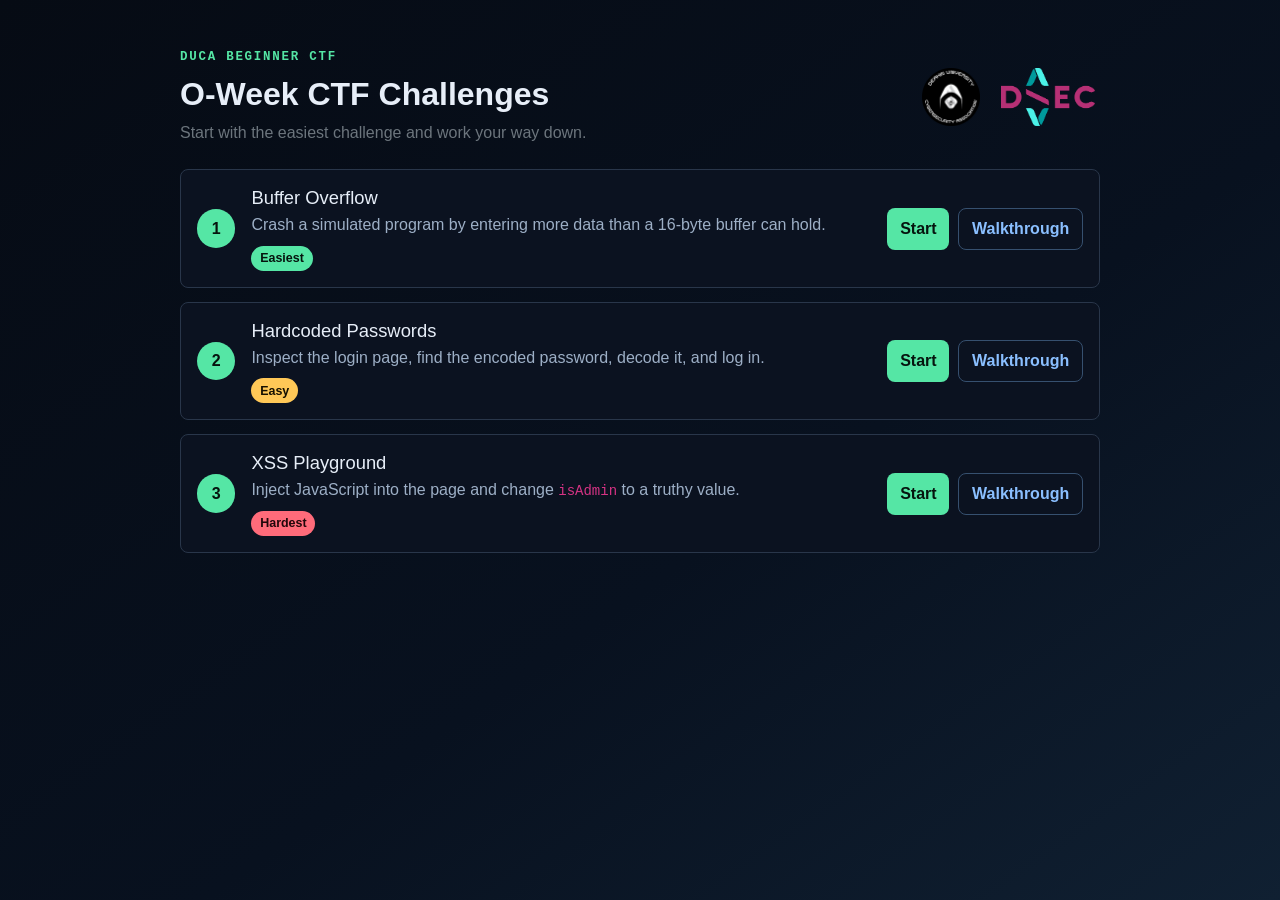
<file: index.html>
<!doctype html>
<html lang="en">
<head>
  <meta charset="UTF-8">
  <meta name="viewport" content="width=device-width, initial-scale=1">
  <title>DUCA 2026 T2 O-Week CTF</title>
  <link
    href="https://cdn.jsdelivr.net/npm/bootstrap@5.3.3/dist/css/bootstrap.min.css"
    rel="stylesheet"
    integrity="sha384-QWTKZyjpPEjISv5WaRU9OFeRpok6YctnYmDr5pNlyT2bRjXh0JMhjY6hW+ALEwIH"
    crossorigin="anonymous"
  >
  <style>
    :root {
      --page-bg: #08111f;
      --panel-bg: #0b1220;
      --panel-border: #29364a;
      --text: #e7eef8;
      --muted: #9dafc6;
      --green: #55e6a5;
      --amber: #ffc857;
      --red: #ff6b7a;
      --blue: #8abfff;
    }

    * {
      box-sizing: border-box;
    }

    body {
      min-height: 100vh;
      color: var(--text);
      background: linear-gradient(145deg, #060b14 0%, var(--page-bg) 58%, #102032 100%);
      font-family: "Segoe UI", sans-serif;
    }

    .page-shell {
      width: min(920px, 100%);
    }

    .header {
      display: flex;
      align-items: center;
      justify-content: space-between;
      gap: 1rem;
    }

    .eyebrow {
      color: var(--green);
      font-family: "Courier New", monospace;
      font-size: 0.78rem;
      font-weight: 700;
      letter-spacing: 0.14em;
      text-transform: uppercase;
    }

    .logos {
      display: flex;
      align-items: center;
      gap: 1rem;
      flex: 0 0 auto;
    }

    .logo {
      display: block;
      object-fit: contain;
    }

    .logo-duca {
      width: 58px;
      height: 58px;
    }

    .logo-dsec {
      width: 104px;
      height: 58px;
    }

    .challenge-list {
      display: grid;
      gap: 0.85rem;
      margin: 0;
      padding: 0;
      list-style: none;
    }

    .challenge {
      display: grid;
      grid-template-columns: auto 1fr auto;
      gap: 1rem;
      align-items: center;
      padding: 1rem;
      background: var(--panel-bg);
      border: 1px solid var(--panel-border);
      border-radius: 8px;
    }

    .number {
      display: grid;
      width: 2.4rem;
      height: 2.4rem;
      place-items: center;
      color: #06140e;
      background: var(--green);
      border-radius: 50%;
      font-weight: 800;
    }

    .challenge h2 {
      margin: 0 0 0.25rem;
      font-size: 1.15rem;
      line-height: 1.25;
    }

    .challenge p {
      margin: 0;
      color: var(--muted);
      line-height: 1.5;
    }

    .difficulty {
      display: inline-block;
      margin-top: 0.55rem;
      padding: 0.2rem 0.55rem;
      color: #06140e;
      background: var(--green);
      border-radius: 999px;
      font-size: 0.78rem;
      font-weight: 800;
    }

    .difficulty.mid {
      color: #161000;
      background: var(--amber);
    }

    .difficulty.high {
      color: #21070a;
      background: var(--red);
    }

    .actions {
      display: flex;
      gap: 0.55rem;
    }

    .button {
      display: inline-flex;
      align-items: center;
      justify-content: center;
      min-height: 40px;
      padding: 0.5rem 0.8rem;
      border-radius: 8px;
      font-weight: 800;
      text-decoration: none;
      white-space: nowrap;
    }

    .button.primary {
      color: #06140e;
      background: var(--green);
    }

    .button.primary:hover,
    .button.primary:focus {
      color: #06140e;
      background: #79edba;
    }

    .button.secondary {
      color: var(--blue);
      border: 1px solid #36506f;
    }

    .button.secondary:hover,
    .button.secondary:focus {
      color: #d7eaff;
      border-color: var(--blue);
      background: rgba(138, 191, 255, 0.08);
    }

    @media (max-width: 760px) {
      .header,
      .challenge {
        align-items: flex-start;
        grid-template-columns: 1fr;
      }

      .header {
        display: grid;
      }

      .logos {
        justify-content: space-between;
      }

      .actions {
        width: 100%;
        flex-wrap: wrap;
      }

      .button {
        flex: 1 1 140px;
      }
    }
  </style>
</head>
<body>
  <main class="container py-4 py-lg-5">
    <div class="page-shell mx-auto">
      <header class="header mb-4">
        <div>
          <div class="eyebrow mb-2">DUCA beginner CTF</div>
          <h1 class="h2 fw-bold mb-2">O-Week CTF Challenges</h1>
          <p class="text-secondary mb-0">
            Start with the easiest challenge and work your way down.
          </p>
        </div>
        <div class="logos" aria-label="Event organisers">
          <img
            class="logo logo-duca"
            src="_common/duca.png"
            alt="Deakin University Cybersecurity Association"
          >
          <img
            class="logo logo-dsec"
            src="_common/dsec.png"
            alt="Deakin Software Engineering Club"
          >
        </div>
      </header>

      <ol class="challenge-list">
        <li class="challenge">
          <div class="number">1</div>
          <div>
            <h2>Buffer Overflow</h2>
            <p>Crash a simulated program by entering more data than a 16-byte buffer can hold.</p>
            <span class="difficulty">Easiest</span>
          </div>
          <div class="actions">
            <a class="button primary" href="buffer-overflow/">Start</a>
            <a class="button secondary" href="https://github.com/hirusha-adi/uni-deakin-duca-26-t2-oweek-ctf/blob/main/buffer-overflow/README.md">Walkthrough</a>
          </div>
        </li>

        <li class="challenge">
          <div class="number">2</div>
          <div>
            <h2>Hardcoded Passwords</h2>
            <p>Inspect the login page, find the encoded password, decode it, and log in.</p>
            <span class="difficulty mid">Easy</span>
          </div>
          <div class="actions">
            <a class="button primary" href="hardcoded-passwords/">Start</a>
            <a class="button secondary" href="https://github.com/hirusha-adi/uni-deakin-duca-26-t2-oweek-ctf/blob/main/hardcoded-passwords/README.md">Walkthrough</a>
          </div>
        </li>

        <li class="challenge">
          <div class="number">3</div>
          <div>
            <h2>XSS Playground</h2>
            <p>Inject JavaScript into the page and change <code>isAdmin</code> to a truthy value.</p>
            <span class="difficulty high">Hardest</span>
          </div>
          <div class="actions">
            <a class="button primary" href="xss/">Start</a>
            <a class="button secondary" href="https://github.com/hirusha-adi/uni-deakin-duca-26-t2-oweek-ctf/blob/main/xss/README.md">Walkthrough</a>
          </div>
        </li>
      </ol>
    </div>
  </main>
</body>
</html>
</file>
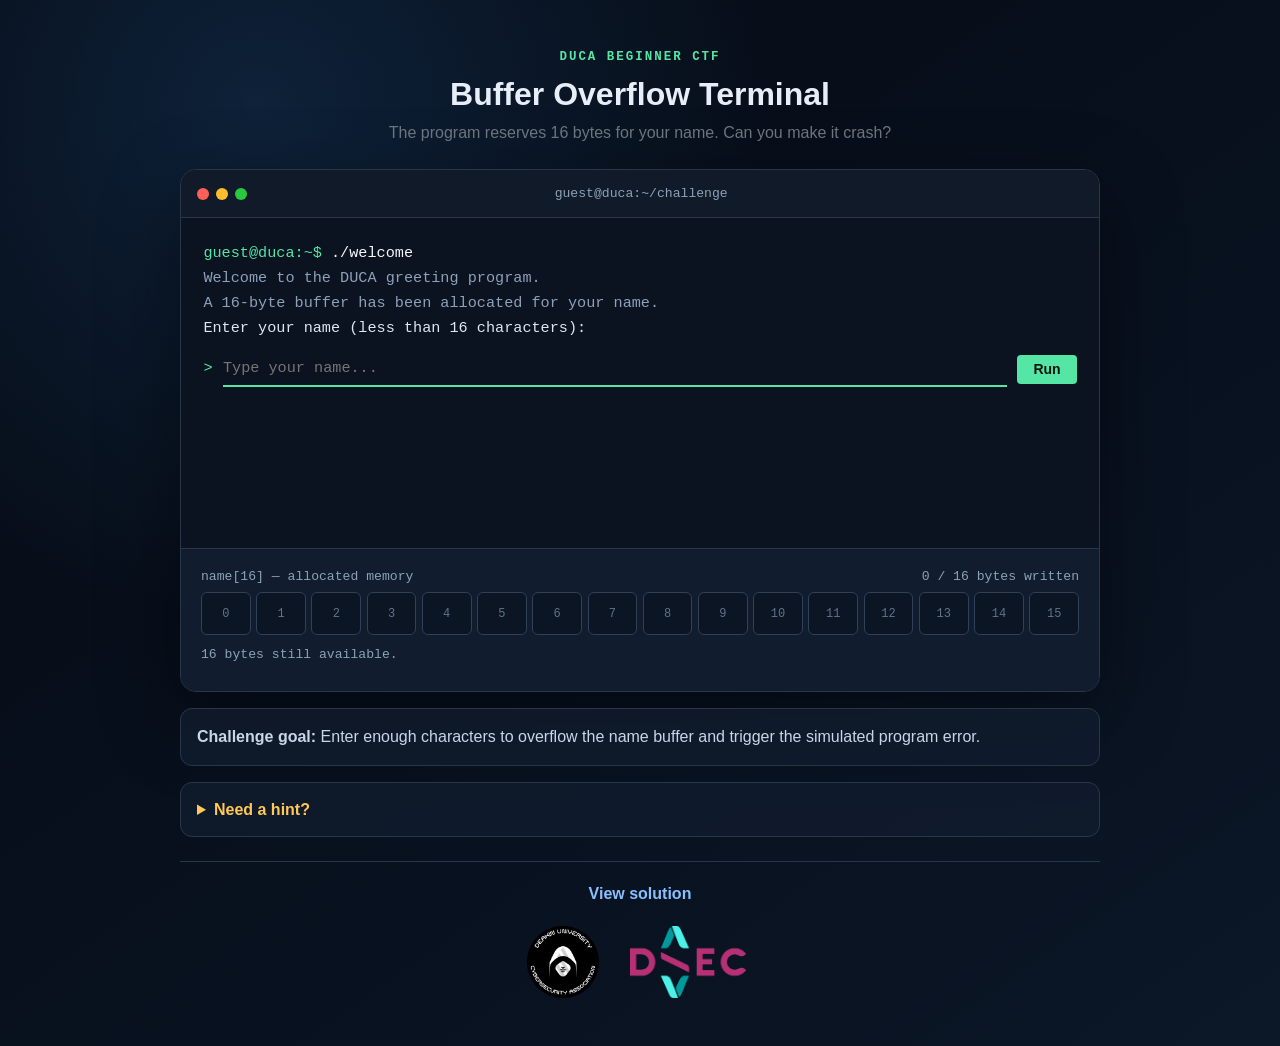
<file: buffer-overflow/index.html>
<!doctype html>
<html lang="en">
<head>
  <meta charset="UTF-8">
  <meta name="viewport" content="width=device-width, initial-scale=1">
  <title>DUCA - Buffer Overflow Terminal</title>
  <link
    href="https://cdn.jsdelivr.net/npm/bootstrap@5.3.3/dist/css/bootstrap.min.css"
    rel="stylesheet"
  >
  <style>
    :root {
      --page-bg: #08111f;
      --terminal-bg: #0b1220;
      --terminal-panel: #111c2e;
      --terminal-border: #29364a;
      --terminal-text: #dce7f5;
      --muted: #8da1ba;
      --green: #55e6a5;
      --red: #ff6b7a;
      --amber: #ffc857;
    }

    * {
      box-sizing: border-box;
    }

    body {
      min-height: 100vh;
      color: #e7eef8;
      background:
        radial-gradient(circle at 20% 10%, rgba(36, 100, 166, 0.24), transparent 32rem),
        linear-gradient(145deg, #060b14 0%, var(--page-bg) 60%, #0c1727 100%);
      font-family: "Segoe UI", sans-serif;
    }

    .page-shell {
      width: min(920px, 100%);
    }

    .eyebrow {
      color: var(--green);
      font-family: "Courier New", monospace;
      font-size: 0.78rem;
      font-weight: 700;
      letter-spacing: 0.16em;
      text-transform: uppercase;
    }

    .terminal {
      overflow: hidden;
      background: var(--terminal-bg);
      border: 1px solid var(--terminal-border);
      border-radius: 16px;
      box-shadow: 0 26px 80px rgba(0, 0, 0, 0.42);
    }

    .terminal-bar {
      display: flex;
      align-items: center;
      min-height: 48px;
      padding: 0.75rem 1rem;
      background: #111a29;
      border-bottom: 1px solid var(--terminal-border);
    }

    .window-dots {
      display: flex;
      gap: 0.45rem;
    }

    .window-dot {
      width: 12px;
      height: 12px;
      border-radius: 50%;
    }

    .window-dot:nth-child(1) {
      background: #ff5f57;
    }

    .window-dot:nth-child(2) {
      background: #febc2e;
    }

    .window-dot:nth-child(3) {
      background: #28c840;
    }

    .terminal-title {
      margin: 0 auto;
      color: var(--muted);
      font: 0.82rem "Courier New", monospace;
      transform: translateX(-24px);
    }

    .terminal-body {
      min-height: 330px;
      padding: 1.4rem;
      color: var(--terminal-text);
      font: 0.95rem/1.65 "Courier New", monospace;
    }

    .terminal-line {
      margin: 0;
      white-space: pre-wrap;
      overflow-wrap: anywhere;
    }

    .prompt {
      color: var(--green);
    }

    .command {
      color: #f4f8fc;
    }

    .terminal-muted {
      color: var(--muted);
    }

    .terminal-error {
      color: var(--red);
      font-weight: 700;
    }

    .terminal-success {
      color: var(--green);
      font-weight: 700;
    }

    .terminal-warning {
      color: var(--amber);
    }

    .terminal-input-row {
      display: flex;
      align-items: center;
      gap: 0.65rem;
      margin-top: 0.7rem;
    }

    .terminal-input {
      min-width: 0;
      flex: 1;
      padding: 0.25rem 0;
      color: #fff;
      caret-color: var(--green);
      background: transparent;
      border: 0;
      border-bottom: 1px solid #40516a;
      border-radius: 0;
      font: inherit;
      outline: none;
    }

    .terminal-input:focus {
      border-bottom-color: var(--green);
      box-shadow: 0 1px 0 var(--green);
    }

    .terminal-input:disabled {
      color: var(--muted);
      opacity: 0.8;
    }

    .run-button {
      color: #06140e;
      background: var(--green);
      border: 0;
      font-family: "Segoe UI", sans-serif;
      font-weight: 700;
    }

    .run-button:hover,
    .run-button:focus {
      color: #06140e;
      background: #79edba;
    }

    .memory-panel {
      padding: 1.25rem;
      background: var(--terminal-panel);
      border-top: 1px solid var(--terminal-border);
    }

    .memory-heading {
      font: 0.82rem "Courier New", monospace;
      color: var(--muted);
    }

    .memory-grid {
      display: grid;
      grid-template-columns: repeat(16, minmax(32px, 1fr));
      gap: 0.35rem;
    }

    .memory-cell {
      display: grid;
      min-height: 43px;
      place-items: center;
      color: #60738c;
      background: #0b1524;
      border: 1px solid #304058;
      border-radius: 6px;
      font: 0.75rem "Courier New", monospace;
      transition: 160ms ease;
    }

    .memory-cell.filled {
      color: #07140f;
      background: var(--green);
      border-color: var(--green);
    }

    .memory-cell.overflowed {
      color: #fff;
      background: var(--red);
      border-color: var(--red);
      box-shadow: 0 0 14px rgba(255, 107, 122, 0.34);
    }

    .overflow-summary {
      min-height: 1.5rem;
      margin-top: 0.75rem;
      color: var(--muted);
      font: 0.82rem "Courier New", monospace;
    }

    .info-card,
    .hint-dropdown {
      color: #c9d6e6;
      background: rgba(17, 28, 46, 0.82);
      border: 1px solid var(--terminal-border);
      border-radius: 12px;
    }

    .hint-dropdown {
      padding: 0.9rem 1rem;
    }

    .hint-dropdown summary {
      color: var(--amber);
      cursor: pointer;
      font-weight: 700;
    }

    .solution-link {
      color: #8abfff;
      font-weight: 600;
      text-decoration: none;
    }

    .solution-link:hover {
      color: #b6d7ff;
      text-decoration: underline;
    }

    .brand-footer {
      padding-top: 1.25rem;
      border-top: 1px solid var(--terminal-border);
    }

    .brand-logos {
      display: flex;
      align-items: center;
      justify-content: center;
      gap: 1.5rem;
      margin-top: 1.25rem;
    }

    .brand-logo {
      display: block;
      object-fit: contain;
    }

    .brand-logo-duca {
      width: 72px;
      height: 72px;
    }

    .brand-logo-dsec {
      width: 130px;
      height: 72px;
    }

    @media (max-width: 720px) {
      .memory-grid {
        grid-template-columns: repeat(8, minmax(30px, 1fr));
      }

      .terminal-body {
        min-height: 370px;
        padding: 1rem;
        font-size: 0.84rem;
      }

      .terminal-input-row {
        align-items: stretch;
        flex-wrap: wrap;
      }

      .terminal-input {
        width: calc(100% - 2rem);
      }

      .run-button {
        width: 100%;
      }
    }
  </style>
</head>
<body>
  <main class="container py-5">
    <div class="page-shell mx-auto">
      <header class="text-center mb-4">
        <div class="eyebrow mb-2">DUCA beginner CTF</div>
        <h1 class="h2 fw-bold mb-2">Buffer Overflow Terminal</h1>
        <p class="text-secondary mb-0">
          The program reserves 16 bytes for your name. Can you make it crash?
        </p>
      </header>

      <section class="terminal" aria-label="Simulated vulnerable terminal">
        <div class="terminal-bar">
          <div class="window-dots" aria-hidden="true">
            <span class="window-dot"></span>
            <span class="window-dot"></span>
            <span class="window-dot"></span>
          </div>
          <p class="terminal-title">guest@duca:~/challenge</p>
        </div>

        <div class="terminal-body" id="terminalOutput" aria-live="polite">
          <p class="terminal-line"><span class="prompt">guest@duca:~$</span> <span class="command">./welcome</span></p>
          <p class="terminal-line terminal-muted">Welcome to the DUCA greeting program.</p>
          <p class="terminal-line terminal-muted">A 16-byte buffer has been allocated for your name.</p>
          <p class="terminal-line">Enter your name (less than 16 characters):</p>

          <form id="nameForm" class="terminal-input-row" autocomplete="off">
            <span class="prompt">&gt;</span>
            <label for="nameInput" class="visually-hidden">Enter your name</label>
            <input
              id="nameInput"
              class="terminal-input"
              type="text"
              placeholder="Type your name..."
              spellcheck="false"
              autofocus
            >
            <button class="btn btn-sm run-button px-3" type="submit">Run</button>
          </form>

          <div id="resultOutput"></div>
        </div>

        <div class="memory-panel">
          <div class="d-flex flex-wrap justify-content-between gap-2 mb-2">
            <span class="memory-heading">name[16] — allocated memory</span>
            <span class="memory-heading" id="byteCounter">0 / 16 bytes written</span>
          </div>
          <div class="memory-grid" id="memoryGrid" aria-label="Sixteen-byte memory buffer"></div>
          <div class="overflow-summary" id="overflowSummary">
            Waiting for input…
          </div>
        </div>
      </section>

      <div class="info-card p-3 mt-3">
        <strong>Challenge goal:</strong> Enter enough characters to overflow the name buffer and
        trigger the simulated program error.
      </div>

      <details class="hint-dropdown mt-3">
        <summary>Need a hint?</summary>
        <p class="mb-0 mt-2">
          The program asks for fewer than 16 characters, but it does not actually stop you from
          typing more. Try a much longer name—around 40 characters.
        </p>
      </details>

      <footer class="brand-footer text-center mt-4">
        <a
          class="solution-link"
          href="https://github.com/hirusha-adi/uni-deakin-duca-26-t2-oweek-ctf/blob/main/buffer-overflow/README.md"
          target="_blank"
          rel="noopener noreferrer"
        >
          View solution
        </a>
        <div class="brand-logos" aria-label="Event organisers">
          <img
            class="brand-logo brand-logo-duca"
            src="../_common/duca.png"
            alt="Deakin University Cybersecurity Association"
          >
          <img
            class="brand-logo brand-logo-dsec"
            src="../_common/dsec.png"
            alt="Deakin Software Engineering Club"
          >
        </div>
      </footer>
    </div>
  </main>

  <script>
    const BUFFER_SIZE = 16;
    const SAFE_NAME_LENGTH = BUFFER_SIZE - 1;
    const DRAMATIC_CRASH_LENGTH = 40;

    const nameForm = document.getElementById("nameForm");
    const nameInput = document.getElementById("nameInput");
    const resultOutput = document.getElementById("resultOutput");
    const memoryGrid = document.getElementById("memoryGrid");
    const byteCounter = document.getElementById("byteCounter");
    const overflowSummary = document.getElementById("overflowSummary");

    function printableCharacter(character) {
      return character === " " ? "·" : character;
    }

    function renderMemory(value) {
      memoryGrid.innerHTML = "";

      for (let index = 0; index < BUFFER_SIZE; index += 1) {
        const cell = document.createElement("span");
        cell.className = "memory-cell";
        cell.textContent = value[index] ? printableCharacter(value[index]) : index;
        cell.title = value[index]
          ? `Byte ${index}: "${value[index]}"`
          : `Byte ${index}: empty`;

        if (value[index]) {
          cell.classList.add("filled");
        }

        if (value.length >= BUFFER_SIZE && index === BUFFER_SIZE - 1) {
          cell.classList.remove("filled");
          cell.classList.add("overflowed");
        }

        memoryGrid.appendChild(cell);
      }

      byteCounter.textContent = `${value.length} / ${BUFFER_SIZE} bytes written`;

      if (value.length > BUFFER_SIZE) {
        const extraBytes = value.length - BUFFER_SIZE;
        overflowSummary.innerHTML =
          `<span class="terminal-error">Overflow:</span> ${extraBytes} byte${extraBytes === 1 ? "" : "s"} spilled into adjacent memory.`;
      } else if (value.length === BUFFER_SIZE) {
        overflowSummary.innerHTML =
          '<span class="terminal-warning">Buffer full:</span> no room remains for the string terminator.';
      } else {
        const remainingBytes = BUFFER_SIZE - value.length;
        overflowSummary.textContent =
          `${remainingBytes} byte${remainingBytes === 1 ? "" : "s"} still available.`;
      }
    }

    function resetTerminal() {
      resultOutput.innerHTML = "";
      nameInput.value = "";
      nameInput.disabled = false;
      nameInput.focus();
      renderMemory("");
    }

    function showResult(value) {
      const escapedValue = document.createElement("span");
      escapedValue.textContent = value;

      if (value.length <= SAFE_NAME_LENGTH) {
        resultOutput.innerHTML = `
          <p class="terminal-line mt-2">Hello, <span class="terminal-success"></span>!</p>
          <p class="terminal-line terminal-muted">Program exited normally.</p>
        `;
        resultOutput.querySelector(".terminal-success").replaceChildren(escapedValue);
        return;
      }

      const overwrittenBytes = value.length - BUFFER_SIZE;
      const crashMessage = value.length >= DRAMATIC_CRASH_LENGTH
        ? "*** stack smashing detected ***: terminated"
        : "error: destination buffer is too small for this input";
      const writeDescription = value.length === BUFFER_SIZE
        ? `${value.length} characters plus a string terminator`
        : `${value.length} bytes`;
      const corruptionSummary = value.length === BUFFER_SIZE
        ? "The terminating null byte would land outside name[16]."
        : `${overwrittenBytes} byte${overwrittenBytes === 1 ? "" : "s"} reached memory outside name[16].`;

      resultOutput.innerHTML = `
        <p class="terminal-line mt-2 terminal-warning">Writing ${writeDescription} to name[16]...</p>
        <p class="terminal-line terminal-error">${crashMessage}</p>
        <p class="terminal-line terminal-error">Segmentation fault (core dumped)</p>
        <p class="terminal-line terminal-success mt-2">[CHALLENGE COMPLETE] You overflowed the buffer!</p>
        <p class="terminal-line terminal-muted">${corruptionSummary}</p>
        <button type="button" class="btn btn-sm btn-outline-light mt-3" id="restartButton">
          Restart program
        </button>
      `;

      nameInput.disabled = true;
      document.getElementById("restartButton").addEventListener("click", resetTerminal);
    }

    nameInput.addEventListener("input", function () {
      renderMemory(nameInput.value);
      resultOutput.innerHTML = "";
    });

    nameForm.addEventListener("submit", function (event) {
      event.preventDefault();

      const value = nameInput.value;
      renderMemory(value);

      if (!value) {
        resultOutput.innerHTML =
          '<p class="terminal-line terminal-error mt-2">error: name cannot be empty</p>';
        return;
      }

      showResult(value);
    });

    renderMemory("");
  </script>
</body>
</html>
</file>
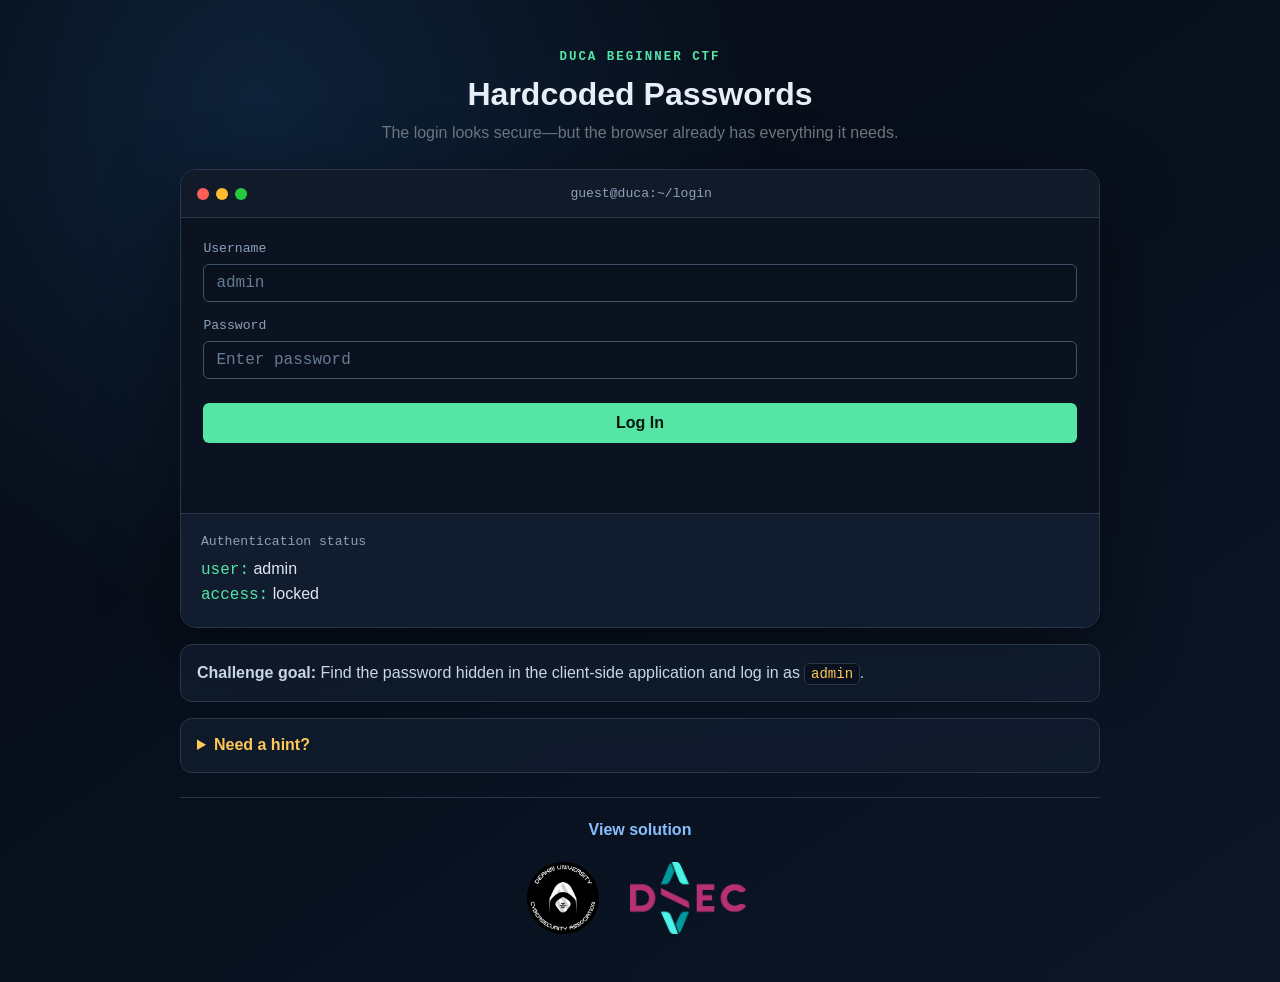
<file: hardcoded-passwords/index.html>
<!-- note: the authenticate.js file is what handles the login feature -->
<!doctype html>
<html lang="en">
<head>
    <meta charset="UTF-8">
    <meta name="viewport" content="width=device-width, initial-scale=1">
    <title>DUCA - Hardcoded Passwords</title>
    <link
        href="https://cdn.jsdelivr.net/npm/bootstrap@5.3.3/dist/css/bootstrap.min.css"
        rel="stylesheet"
        integrity="sha384-QWTKZyjpPEjISv5WaRU9OFeRpok6YctnYmDr5pNlyT2bRjXh0JMhjY6hW+ALEwIH"
        crossorigin="anonymous"
    >
    <link rel="stylesheet" href="styles.css">
</head>
<body>
    <main class="container py-5">
        <div class="page-shell mx-auto">
            <header class="text-center mb-4">
                <div class="eyebrow mb-2">DUCA beginner CTF</div>
                <h1 class="h2 fw-bold mb-2">Hardcoded Passwords</h1>
                <p class="text-secondary mb-0">
                    The login looks secure—but the browser already has everything it needs.
                </p>
            </header>

            <section class="terminal" aria-label="Hardcoded password login challenge">
                <div class="terminal-bar">
                    <div class="window-dots" aria-hidden="true">
                        <span class="window-dot"></span>
                        <span class="window-dot"></span>
                        <span class="window-dot"></span>
                    </div>
                    <p class="terminal-title">guest@duca:~/login</p>
                </div>

                <div class="terminal-body">
                    <!-- note: the authenticate.js file is what handles the login feature -->
                    <form id="loginForm">
                        <div class="mb-3">
                            <label for="username" class="terminal-label d-block mb-2">
                                Username
                            </label>
                            <input
                                type="text"
                                class="form-control terminal-input"
                                id="username"
                                placeholder="admin"
                                autocomplete="username"
                                required
                            >
                        </div>

                        <div class="mb-4">
                            <label for="password" class="terminal-label d-block mb-2">
                                Password
                            </label>
                            <!-- note: see authenticate.js is what handles the login feature -->
                            <input
                                type="text"
                                class="form-control terminal-input"
                                id="password"
                                placeholder="Enter password"
                                autocomplete="current-password"
                                required
                            >
                        </div>

                        <button type="submit" class="btn run-button w-100 py-2">
                            Log In
                        </button>
                    </form>

                    <p
                        id="loginMessage"
                        class="login-message mt-4 mb-0"
                        aria-live="polite"
                    ></p>
                </div>

                <div class="challenge-panel">
                    <div class="terminal-label mb-2">Authentication status</div>
                    <div>
                        <span class="state-key">user:</span>
                        admin
                    </div>
                    <div>
                        <span class="state-key">access:</span>
                        <span id="accessValue">locked</span>
                    </div>
                </div>
            </section>

            <div class="info-card p-3 mt-3">
                <strong>Challenge goal:</strong> Find the password hidden in the client-side
                application and log in as <code>admin</code>.
            </div>

            <details class="hint-dropdown mt-3">
                <summary>Need a hint?</summary>
                <p class="mb-0 mt-2">
                    Right click and inspect the page source if you get stuck. Pay attention to
                    which JavaScript file handles authentication.
                </p>
            </details>

            <footer class="brand-footer text-center mt-4">
                <a
                    class="solution-link"
                    href="https://github.com/hirusha-adi/uni-deakin-duca-26-t1-ctf/blob/main/README.md"
                    target="_blank"
                    rel="noopener noreferrer"
                >
                    View solution
                </a>
                <div class="brand-logos" aria-label="Event organisers">
                    <img
                        class="brand-logo brand-logo-duca"
                        src="../_common/duca.png"
                        alt="Deakin University Cybersecurity Association"
                    >
                    <img
                        class="brand-logo brand-logo-dsec"
                        src="../_common/dsec.png"
                        alt="Deakin Software Engineering Club"
                    >
                </div>
            </footer>
        </div>
    </main>

    <div
        class="modal fade"
        id="successModal"
        tabindex="-1"
        aria-labelledby="successModalLabel"
        aria-hidden="true"
    >
        <div class="modal-dialog modal-dialog-centered">
            <div class="modal-content success-modal shadow">
                <div class="modal-header">
                    <h2 class="modal-title fs-5" id="successModalLabel">Login success!</h2>
                    <button
                        type="button"
                        class="btn-close"
                        data-bs-dismiss="modal"
                        aria-label="Close"
                    ></button>
                </div>
                <div class="modal-body py-4 text-center">
                    <div class="success-icon mb-3" aria-hidden="true">✓</div>
                    <p class="fw-bold mb-1" style="color: var(--green);">
                        [CHALLENGE COMPLETE]
                    </p>
                    <p class="mb-0">Authentication successful. Welcome, admin!</p>
                </div>
            </div>
        </div>
    </div>

    <script
        src="https://cdn.jsdelivr.net/npm/bootstrap@5.3.3/dist/js/bootstrap.bundle.min.js"
        integrity="sha384-YvpcrYf0tY3lHB60NNkmXc5s9fDVZLESaAA55NDzOxhy9GkcIdslK1eN7N6jIeHz"
        crossorigin="anonymous"
    ></script>
    <script src="authenticate.js"></script>
</body>
</html>
</file>
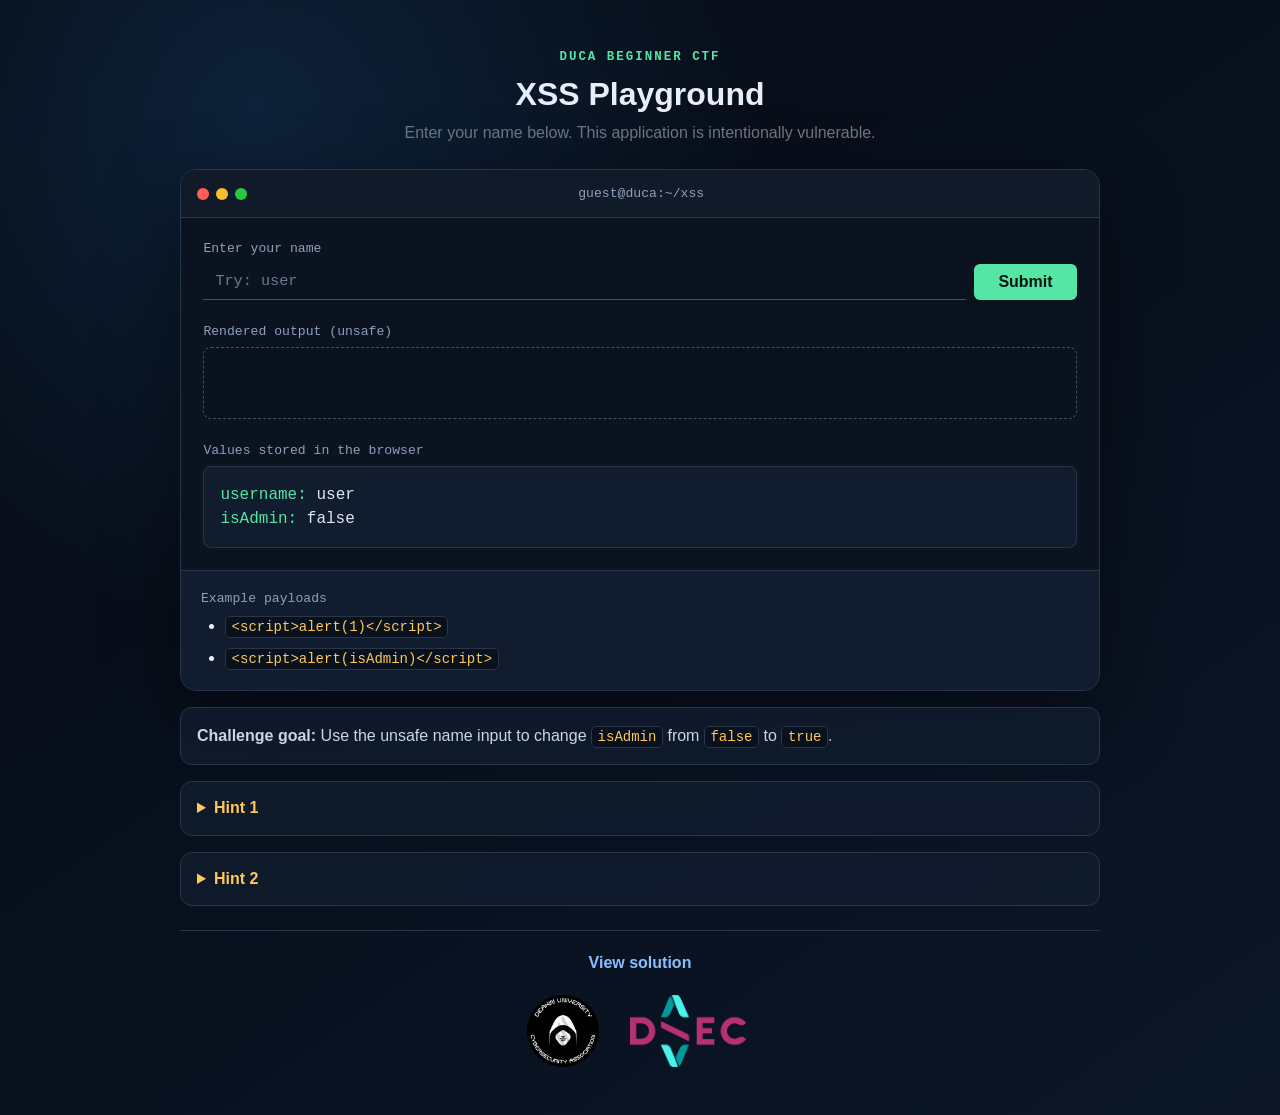
<file: xss/index.html>
<!doctype html>
<html lang="en">
<head>
  <meta charset="UTF-8">
  <meta name="viewport" content="width=device-width, initial-scale=1">
  <title>DUCA - XSS Playground</title>
  <link
    href="https://cdn.jsdelivr.net/npm/bootstrap@5.3.3/dist/css/bootstrap.min.css"
    rel="stylesheet"
  >
  <style>
    :root {
      --page-bg: #08111f;
      --terminal-bg: #0b1220;
      --terminal-panel: #111c2e;
      --terminal-border: #29364a;
      --terminal-text: #dce7f5;
      --muted: #8da1ba;
      --green: #55e6a5;
      --red: #ff6b7a;
      --amber: #ffc857;
    }

    * {
      box-sizing: border-box;
    }

    body {
      min-height: 100vh;
      color: #e7eef8;
      background:
        radial-gradient(circle at 20% 10%, rgba(36, 100, 166, 0.24), transparent 32rem),
        linear-gradient(145deg, #060b14 0%, var(--page-bg) 60%, #0c1727 100%);
      font-family: "Segoe UI", sans-serif;
    }

    .page-shell {
      width: min(920px, 100%);
    }

    .eyebrow {
      color: var(--green);
      font-family: "Courier New", monospace;
      font-size: 0.78rem;
      font-weight: 700;
      letter-spacing: 0.16em;
      text-transform: uppercase;
    }

    .terminal {
      overflow: hidden;
      background: var(--terminal-bg);
      border: 1px solid var(--terminal-border);
      border-radius: 16px;
      box-shadow: 0 26px 80px rgba(0, 0, 0, 0.42);
    }

    .terminal-bar {
      display: flex;
      align-items: center;
      min-height: 48px;
      padding: 0.75rem 1rem;
      background: #111a29;
      border-bottom: 1px solid var(--terminal-border);
    }

    .window-dots {
      display: flex;
      gap: 0.45rem;
    }

    .window-dot {
      width: 12px;
      height: 12px;
      border-radius: 50%;
    }

    .window-dot:nth-child(1) {
      background: #ff5f57;
    }

    .window-dot:nth-child(2) {
      background: #febc2e;
    }

    .window-dot:nth-child(3) {
      background: #28c840;
    }

    .terminal-title {
      margin: 0 auto;
      color: var(--muted);
      font: 0.82rem "Courier New", monospace;
      transform: translateX(-24px);
    }

    .terminal-body {
      padding: 1.4rem;
      color: var(--terminal-text);
    }

    .terminal-label,
    .state-heading {
      color: var(--muted);
      font: 0.82rem "Courier New", monospace;
    }

    .terminal-input {
      min-width: 0;
      color: #fff;
      caret-color: var(--green);
      background: transparent;
      border: 0;
      border-bottom: 1px solid #40516a;
      border-radius: 0;
      font: 0.95rem "Courier New", monospace;
    }

    .terminal-input:focus {
      color: #fff;
      background: transparent;
      border-bottom-color: var(--green);
      box-shadow: 0 1px 0 var(--green);
    }

    .terminal-input::placeholder {
      color: #687b93;
    }

    .run-button {
      color: #06140e;
      background: var(--green);
      border: 0;
      font-weight: 700;
    }

    .run-button:hover,
    .run-button:focus {
      color: #06140e;
      background: #79edba;
    }

    .payload-box {
      min-height: 72px;
      padding: 0.85rem;
      color: var(--terminal-text);
      background: #08111d;
      border: 1px dashed #40516a;
      border-radius: 8px;
      overflow-wrap: anywhere;
    }

    .state-panel {
      padding: 1rem;
      color: var(--terminal-text);
      background: var(--terminal-panel);
      border: 1px solid var(--terminal-border);
      border-radius: 8px;
      font-family: "Courier New", monospace;
    }

    .state-key {
      color: var(--green);
    }

    .admin-message {
      color: var(--green);
      background: rgba(85, 230, 165, 0.09);
      border: 1px solid rgba(85, 230, 165, 0.42);
      border-radius: 8px;
    }

    .examples-panel {
      padding: 1.25rem;
      background: var(--terminal-panel);
      border-top: 1px solid var(--terminal-border);
    }

    code {
      color: var(--amber);
      background: #08111d;
      border: 1px solid #29364a;
      border-radius: 5px;
      padding: 0.12rem 0.35rem;
    }

    .info-card,
    .hint-dropdown {
      color: #c9d6e6;
      background: rgba(17, 28, 46, 0.82);
      border: 1px solid var(--terminal-border);
      border-radius: 12px;
    }

    .hint-dropdown {
      padding: 0.9rem 1rem;
    }

    .hint-dropdown summary {
      color: var(--amber);
      cursor: pointer;
      font-weight: 700;
    }

    .solution-link {
      color: #8abfff;
      font-weight: 600;
      text-decoration: none;
    }

    .solution-link:hover {
      color: #b6d7ff;
      text-decoration: underline;
    }

    .brand-footer {
      padding-top: 1.25rem;
      border-top: 1px solid var(--terminal-border);
    }

    .brand-logos {
      display: flex;
      align-items: center;
      justify-content: center;
      gap: 1.5rem;
      margin-top: 1.25rem;
    }

    .brand-logo {
      display: block;
      object-fit: contain;
    }

    .brand-logo-duca {
      width: 72px;
      height: 72px;
    }

    .brand-logo-dsec {
      width: 130px;
      height: 72px;
    }

    @media (max-width: 720px) {
      .terminal-body {
        padding: 1rem;
      }

      .input-row {
        align-items: stretch;
        flex-direction: column;
      }
    }
  </style>
</head>
<body>
  <main class="container py-5">
    <div class="page-shell mx-auto">
      <header class="text-center mb-4">
        <div class="eyebrow mb-2">DUCA beginner CTF</div>
        <h1 class="h2 fw-bold mb-2">XSS Playground</h1>
        <p class="text-secondary mb-0">
          Enter your name below. This application is intentionally vulnerable.
        </p>
      </header>

      <section class="terminal" aria-label="Cross-site scripting challenge">
        <div class="terminal-bar">
          <div class="window-dots" aria-hidden="true">
            <span class="window-dot"></span>
            <span class="window-dot"></span>
            <span class="window-dot"></span>
          </div>
          <p class="terminal-title">guest@duca:~/xss</p>
        </div>

        <div class="terminal-body">
          <label for="nameInput" class="terminal-label d-block mb-2">
            Enter your name
          </label>
          <div class="input-row d-flex gap-2 mb-4">
            <input
              id="nameInput"
              type="text"
              class="form-control terminal-input"
              placeholder="Try: user"
              spellcheck="false"
            >
            <button id="submitBtn" class="btn run-button px-4" type="button">Submit</button>
          </div>

          <div class="mb-4">
            <div class="state-heading mb-2">Rendered output (unsafe)</div>
            <div id="renderedName" class="payload-box"></div>
          </div>

          <div class="state-heading mb-2">Values stored in the browser</div>
          <div class="state-panel">
            <div><span class="state-key">username:</span> <span id="usernameValue">user</span></div>
            <div><span class="state-key">isAdmin:</span> <span id="adminValue">false</span></div>
          </div>

          <div id="adminMessage" class="admin-message d-none mt-3 p-3 fw-bold" role="alert">
            [CHALLENGE COMPLETE] You are now Admin!
          </div>
        </div>

        <div class="examples-panel">
          <p class="state-heading mb-2">Example payloads</p>
          <ul class="mb-0 ps-4">
            <li class="mb-2"><code>&lt;script&gt;alert(1)&lt;/script&gt;</code></li>
            <li><code>&lt;script&gt;alert(isAdmin)&lt;/script&gt;</code></li>
          </ul>
        </div>
      </section>

      <div class="info-card p-3 mt-3">
        <strong>Challenge goal:</strong> Use the unsafe name input to change
        <code>isAdmin</code> from <code>false</code> to <code>true</code>.
      </div>

      <details class="hint-dropdown mt-3">
        <summary>Hint 1</summary>
        <p class="mb-0 mt-2">
          If input is treated as HTML and JavaScript instead of plain text,
          tags like <code>&lt;script&gt;</code> can run.
        </p>
      </details>

      <details class="hint-dropdown mt-3">
        <summary>Hint 2</summary>
        <p class="mb-0 mt-2">
          Look at the variable names shown on screen. Can you change
          <code>isAdmin</code> from <code>false</code> to <code>true</code>?
        </p>
      </details>

      <footer class="brand-footer text-center mt-4">
        <a
          class="solution-link"
          href="https://github.com/hirusha-adi/uni-deakin-duca-26-t1-ctf-xss/blob/main/README.md"
          target="_blank"
          rel="noopener noreferrer"
        >
          View solution
        </a>
        <div class="brand-logos" aria-label="Event organisers">
          <img
            class="brand-logo brand-logo-duca"
            src="../_common/duca.png"
            alt="Deakin University Cybersecurity Association"
          >
          <img
            class="brand-logo brand-logo-dsec"
            src="../_common/dsec.png"
            alt="Deakin Software Engineering Club"
          >
        </div>
      </footer>
    </div>
  </main>

  <script src="https://code.jquery.com/jquery-3.7.1.min.js"></script>
  <script>
    let username = "user";
    let isAdmin = false;

    function refreshState() {
      $("#usernameValue").text(username);
      $("#adminValue").text(String(isAdmin));

      if (isAdmin) {
        $("#adminMessage").removeClass("d-none");
      } else {
        $("#adminMessage").addClass("d-none");
      }
    }

    function runChallenge() {
      const payload = $("#nameInput").val();
      username = payload || "user";

      // Intentionally vulnerable for CTF training: user input is rendered as HTML.
      $("#renderedName").html(payload);

      // Extra unsafe behavior so beginner payloads with <script> run consistently.
      const scripts = $("#renderedName").find("script");
      scripts.each(function () {
        eval($(this).text());
      });

      refreshState();
    }

    $(function () {
      refreshState();

      $("#submitBtn").on("click", runChallenge);
      $("#nameInput").on("keydown", function (event) {
        if (event.key === "Enter") {
          runChallenge();
        }
      });
    });
  </script>
</body>
</html>
</file>
<file: hardcoded-passwords/styles.css>
:root {
    --page-bg: #08111f;
    --terminal-bg: #0b1220;
    --terminal-panel: #111c2e;
    --terminal-border: #29364a;
    --terminal-text: #dce7f5;
    --muted: #8da1ba;
    --green: #55e6a5;
    --red: #ff6b7a;
    --amber: #ffc857;
}

* {
    box-sizing: border-box;
}

body {
    min-height: 100vh;
    color: #e7eef8;
    background:
        radial-gradient(circle at 20% 10%, rgba(36, 100, 166, 0.24), transparent 32rem),
        linear-gradient(145deg, #060b14 0%, var(--page-bg) 60%, #0c1727 100%);
    font-family: "Segoe UI", sans-serif;
}

.page-shell {
    width: min(920px, 100%);
}

.eyebrow {
    color: var(--green);
    font-family: "Courier New", monospace;
    font-size: 0.78rem;
    font-weight: 700;
    letter-spacing: 0.16em;
    text-transform: uppercase;
}

.terminal {
    overflow: hidden;
    background: var(--terminal-bg);
    border: 1px solid var(--terminal-border);
    border-radius: 16px;
    box-shadow: 0 26px 80px rgba(0, 0, 0, 0.42);
}

.terminal-bar {
    display: flex;
    align-items: center;
    min-height: 48px;
    padding: 0.75rem 1rem;
    background: #111a29;
    border-bottom: 1px solid var(--terminal-border);
}

.window-dots {
    display: flex;
    gap: 0.45rem;
}

.window-dot {
    width: 12px;
    height: 12px;
    border-radius: 50%;
}

.window-dot:nth-child(1) {
    background: #ff5f57;
}

.window-dot:nth-child(2) {
    background: #febc2e;
}

.window-dot:nth-child(3) {
    background: #28c840;
}

.terminal-title {
    margin: 0 auto;
    color: var(--muted);
    font: 0.82rem "Courier New", monospace;
    transform: translateX(-24px);
}

.terminal-body {
    padding: 1.4rem;
    color: var(--terminal-text);
}

.terminal-label {
    color: var(--muted);
    font: 0.82rem "Courier New", monospace;
}

.terminal-input {
    color: #fff;
    caret-color: var(--green);
    background: #08111d;
    border: 1px solid #40516a;
    font-family: "Courier New", monospace;
}

.terminal-input:focus {
    color: #fff;
    background: #08111d;
    border-color: var(--green);
    box-shadow: 0 0 0 0.2rem rgba(85, 230, 165, 0.12);
}

.terminal-input::placeholder {
    color: #687b93;
}

.run-button {
    color: #06140e;
    background: var(--green);
    border: 0;
    font-weight: 700;
}

.run-button:hover,
.run-button:focus {
    color: #06140e;
    background: #79edba;
}

.login-message {
    min-height: 1.5rem;
    font-family: "Courier New", monospace;
    font-weight: 700;
}

.login-message.success {
    color: var(--green);
}

.login-message.error {
    color: var(--red);
}

.challenge-panel {
    padding: 1.25rem;
    color: var(--terminal-text);
    background: var(--terminal-panel);
    border-top: 1px solid var(--terminal-border);
}

.state-key {
    color: var(--green);
    font-family: "Courier New", monospace;
}

.challenge-panel code,
.info-card code,
.hint-dropdown code {
    color: var(--amber);
    background: #08111d;
    border: 1px solid var(--terminal-border);
    border-radius: 5px;
    padding: 0.12rem 0.35rem;
}

#accessValue.unlocked {
    color: var(--green);
    font-weight: 700;
}

.info-card,
.hint-dropdown {
    color: #c9d6e6;
    background: rgba(17, 28, 46, 0.82);
    border: 1px solid var(--terminal-border);
    border-radius: 12px;
}

.hint-dropdown {
    padding: 0.9rem 1rem;
}

.hint-dropdown summary {
    color: var(--amber);
    cursor: pointer;
    font-weight: 700;
}

.solution-link {
    color: #8abfff;
    font-weight: 600;
    text-decoration: none;
}

.solution-link:hover {
    color: #b6d7ff;
    text-decoration: underline;
}

.brand-footer {
    padding-top: 1.25rem;
    border-top: 1px solid var(--terminal-border);
}

.brand-logos {
    display: flex;
    align-items: center;
    justify-content: center;
    gap: 1.5rem;
    margin-top: 1.25rem;
}

.brand-logo {
    display: block;
    object-fit: contain;
}

.brand-logo-duca {
    width: 72px;
    height: 72px;
}

.brand-logo-dsec {
    width: 130px;
    height: 72px;
}

.success-modal {
    color: var(--terminal-text);
    background: var(--terminal-panel);
    border: 1px solid var(--terminal-border);
}

.success-modal .modal-header {
    border-bottom-color: var(--terminal-border);
}

.success-modal .btn-close {
    filter: invert(1) grayscale(100%) brightness(200%);
}

.success-icon {
    display: grid;
    width: 64px;
    height: 64px;
    margin: 0 auto;
    place-items: center;
    color: #06140e;
    background: var(--green);
    border-radius: 50%;
    font-size: 1.75rem;
    font-weight: 800;
}

@media (max-width: 720px) {
    .terminal-body {
        padding: 1rem;
    }
}
</file>
